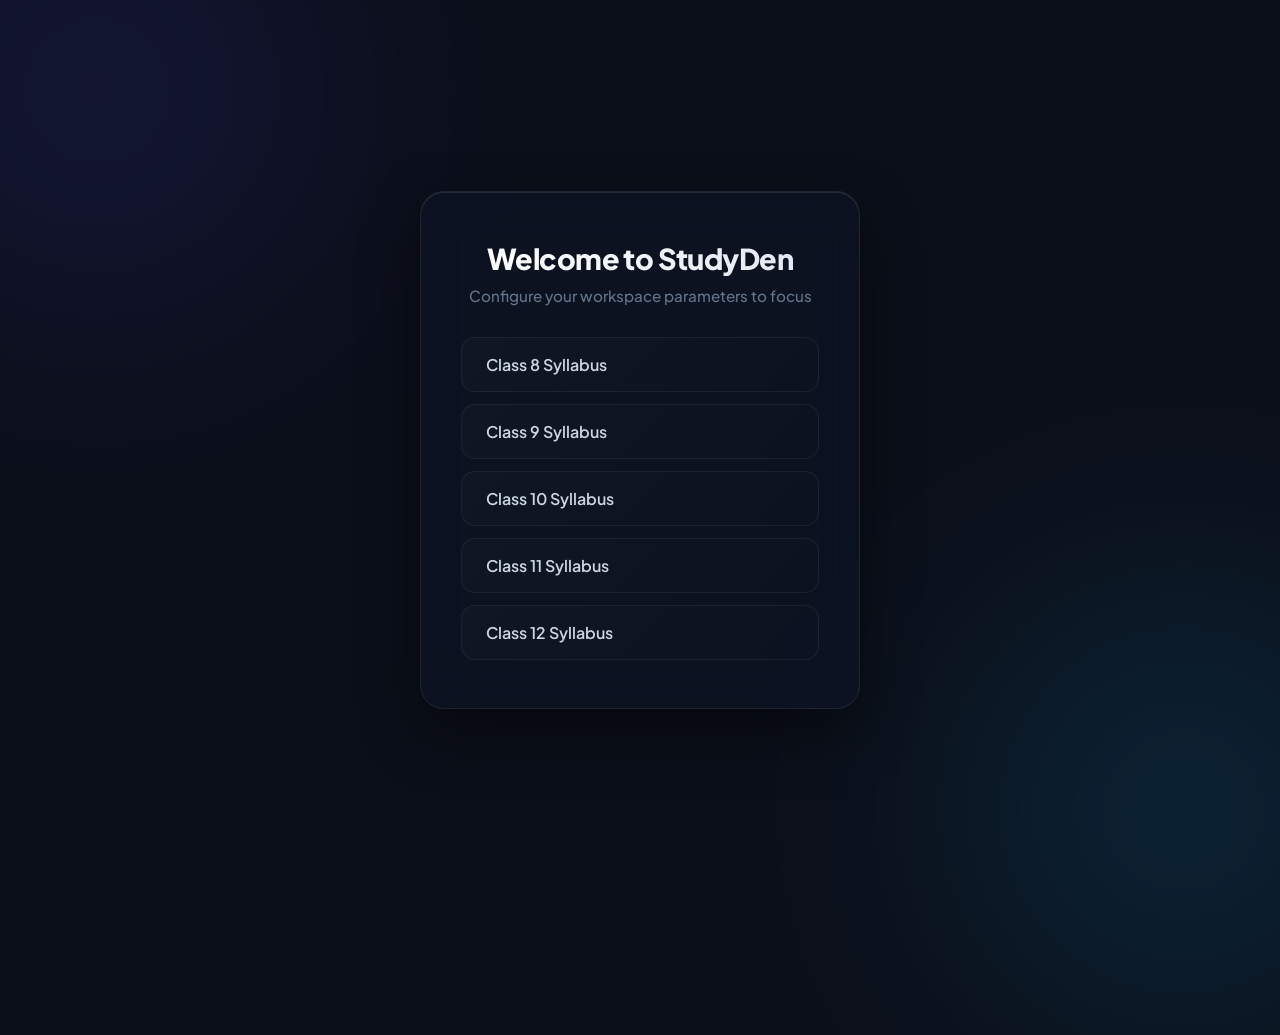
<file: frontend/index.html>
<!DOCTYPE html>
<html lang="en">
<head>
    <meta charset="UTF-8">
    <meta name="viewport" content="width=device-width, initial-scale=1.0">
    <title>StudyDen — Welcome</title>
    <link rel="preconnect" href="https://fonts.googleapis.com">
    <link rel="preconnect" href="https://fonts.gstatic.com" crossorigin>
    <link href="https://fonts.googleapis.com/css2?family=Plus+Jakarta+Sans:wght@400;500;600;700;800&display=swap" rel="stylesheet">
    <link rel="stylesheet" href="style.css">
</head>
<body>

    <div class="orb orb-1"></div>
    <div class="orb orb-2"></div>

    <main id="app-card">
        <div id="dynamic-content">
            </div>
    </main>

    <script src="app.js"></script>
</body>
</html>
</file>
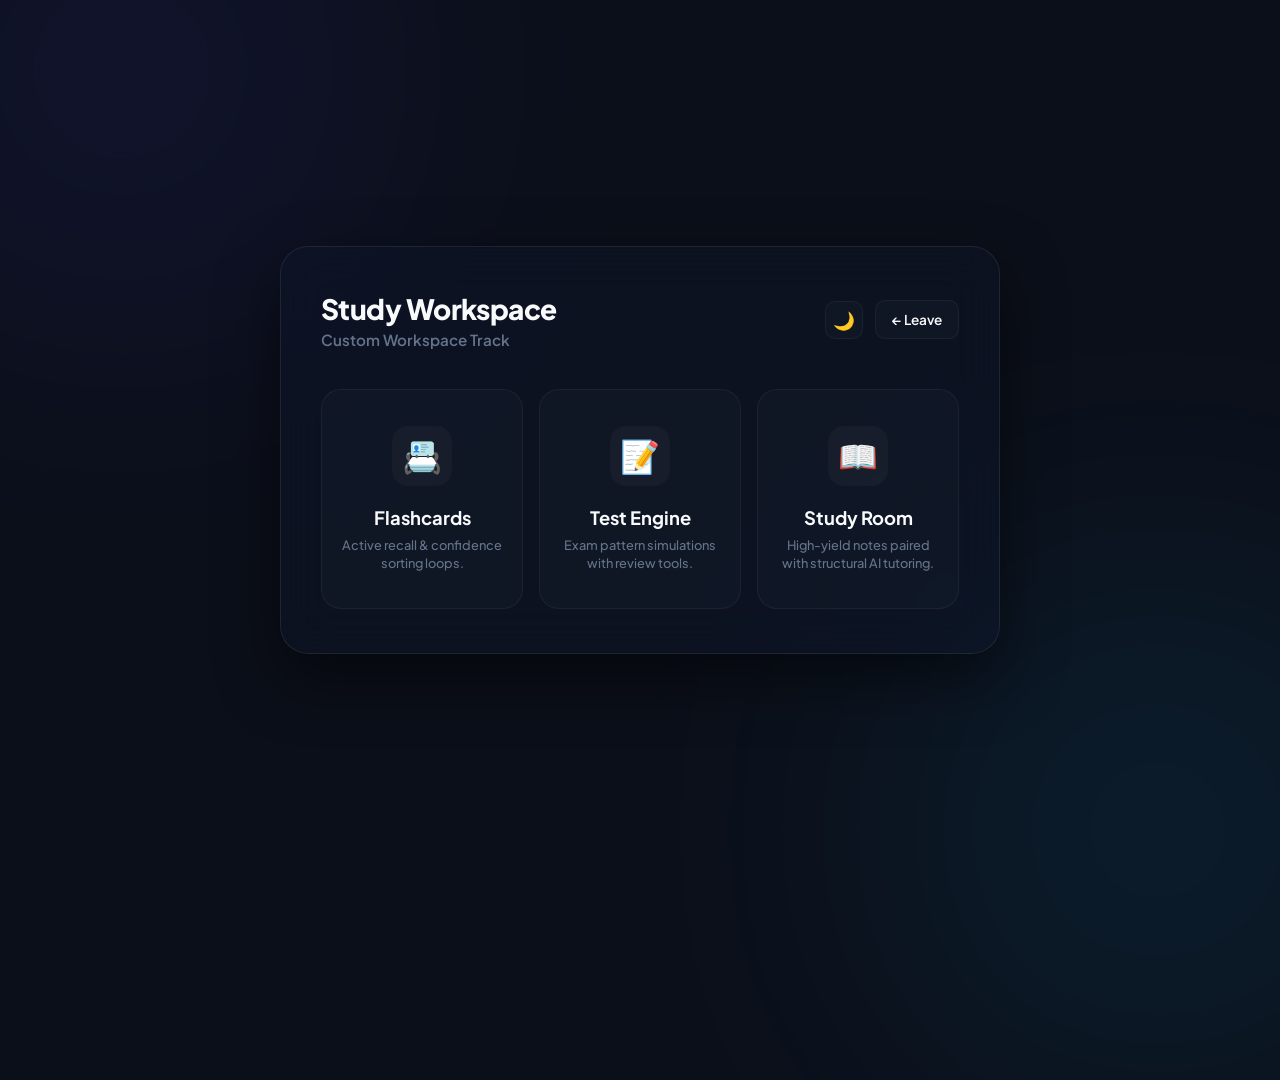
<file: frontend/dashboard/dashboard.html>
<!DOCTYPE html>
<html lang="en">
<head>
    <meta charset="UTF-8">
    <meta name="viewport" content="width=device-width, initial-scale=1.0">
    <title>StudyDen — Dashboard</title>
    <link rel="preconnect" href="https://fonts.googleapis.com">
    <link rel="preconnect" href="https://fonts.gstatic.com" crossorigin>
    <link href="https://fonts.googleapis.com/css2?family=Plus+Jakarta+Sans:wght@500;600;700;800&display=swap" rel="stylesheet">
    <link rel="stylesheet" href="dashboard.css">
</head>
<body>

    <div class="bg-blur blur-1"></div>
    <div class="bg-blur blur-2"></div>

    <main id="app-card">
        <header class="db-header">
            <div class="header-left">
                <h2>Study Workspace</h2>
                <p id="workspace-status">Loading workspace parameters...</p>
            </div>
            
            <div class="header-controls">
                <button id="theme-toggle" class="control-btn" onclick="toggleTheme()" aria-label="Toggle Theme">
                    <span id="theme-icon">🌙</span>
                </button>
                <button class="control-btn exit" onclick="goToSetup()" aria-label="Exit Workspace">← Leave</button>
            </div>
        </header>

        <div class="modes-grid">
            <button class="mode-btn flashcard" onclick="routeToChapters('flashcard')">
                <div class="btn-icon-wrapper">📇</div>
                <span class="btn-title">Flashcards</span>
                <span class="btn-desc">Active recall & confidence sorting loops.</span>
            </button>

            <button class="mode-btn test" onclick="routeToChapters('test')">
                <div class="btn-icon-wrapper">📝</div>
                <span class="btn-title">Test Engine</span>
                <span class="btn-desc">Exam pattern simulations with review tools.</span>
            </button>

            <button class="mode-btn study" onclick="routeToChapters('study')">
                <div class="btn-icon-wrapper">📖</div>
                <span class="btn-title">Study Room</span>
                <span class="btn-desc">High-yield notes paired with structural AI tutoring.</span>
            </button>
        </div>
    </main>

    <script src="dashboard.js"></script>
</body>
</html>
</file>
<file: frontend/style.css>
/* ==========================================================================
   RESET & SYSTEM FOUNDATIONS
   ========================================================================== */
* {
    margin: 0;
    padding: 0;
    box-sizing: border-box;
    font-family: 'Plus Jakarta Sans', sans-serif;
}

body {
    background-color: #0b0f19;
    color: #f8fafc;
    min-height: 100vh;
    display: flex;
    justify-content: center;
    align-items: center;
    overflow: hidden;
    position: relative;
}

/* ==========================================================================
   AMBIENT LAYER DEPTH
   ========================================================================== */
.orb {
    position: absolute;
    border-radius: 50%;
    filter: blur(130px);
    opacity: 0.14;
    z-index: 0;
    pointer-events: none;
}
.orb-1 {
    top: -15%;
    left: -10%;
    width: 450px;
    height: 450px;
    background: #4f46e5;
}
.orb-2 {
    bottom: -15%;
    right: -10%;
    width: 450px;
    height: 450px;
    background: #0ea5e9;
}

/* ==========================================================================
   THE FROSTED GLASS DESK CARD
   ========================================================================== */
#app-card {
    position: relative;
    z-index: 10;
    background: rgba(15, 23, 42, 0.45);
    backdrop-filter: blur(24px);
    -webkit-backdrop-filter: blur(24px);
    border: 1px solid rgba(255, 255, 255, 0.08);
    border-radius: 24px;
    padding: 48px 40px;
    width: 90%;
    max-width: 440px;
    box-shadow: 0 24px 60px rgba(0, 0, 0, 0.45), 
                inset 0 1px 0 rgba(255, 255, 255, 0.1);
    text-align: center;
}

h2 {
    font-size: 1.8rem;
    font-weight: 800;
    letter-spacing: -0.02em;
    margin-bottom: 10px;
    background: linear-gradient(to right, #ffffff, #e2e8f0);
    -webkit-background-clip: text;
    -webkit-text-fill-color: transparent;
}

p {
    color: #64748b;
    font-size: 0.95rem;
    font-weight: 500;
    margin-bottom: 32px;
}

/* ==========================================================================
   LIVELY ORGANIC SELECTION BUTTONS
   ========================================================================== */
.btn-container {
    display: flex;
    flex-direction: column;
    gap: 12px;
}

.option-btn {
    background: linear-gradient(135deg, rgba(255, 255, 255, 0.02), rgba(255, 255, 255, 0.005));
    border: 1px solid rgba(255, 255, 255, 0.06);
    color: #cbd5e1;
    padding: 16px 24px;
    font-size: 1rem;
    font-weight: 600;
    border-radius: 14px;
    cursor: pointer;
    text-align: left;
    /* Springy easing physics for premium tactile responsiveness */
    transition: all 0.4s cubic-bezier(0.175, 0.885, 0.32, 1.275);
    position: relative;
}

.option-btn:hover {
    color: #ffffff;
    background: linear-gradient(135deg, rgba(255, 255, 255, 0.06), rgba(255, 255, 255, 0.02));
    border-color: rgba(99, 102, 241, 0.35);
    transform: translateX(6px) scale(1.02);
    box-shadow: 0 8px 20px rgba(0, 0, 0, 0.2);
}

.option-btn:active {
    transform: translateX(3px) scale(1.0);
}

/* Subtle utility back action link */
.back-btn {
    background: transparent;
    border: none;
    color: #475569;
    font-weight: 600;
    margin-top: 24px;
    cursor: pointer;
    font-size: 0.9rem;
    transition: color 0.2s ease;
}
.back-btn:hover {
    color: #94a3b8;
}

/* ==========================================================================
   THE TACTILE 3D SHINING START BUTTON
   ========================================================================== */
.btn-3d-wrapper {
    position: relative;
    background: #312e81; /* Deep dimensional underlying structural base shadow */
    border-radius: 16px;
    border: none;
    padding: 0;
    cursor: pointer;
    margin-top: 16px;
    display: inline-block;
    width: 100%;
}

.btn-3d-front {
    display: block;
    position: relative;
    padding: 18px 32px;
    border-radius: 16px;
    font-size: 1.15rem;
    font-weight: 800;
    letter-spacing: 0.04em;
    color: #ffffff;
    background: linear-gradient(135deg, #4f46e5, #3730a3);
    transform: translateY(-6px); /* Elevates surface layer off structural base shadow */
    transition: transform 150ms cubic-bezier(0.3, 0.7, 0.4, 1), background 0.3s;
    overflow: hidden;
    box-shadow: 0 10px 25px rgba(79, 70, 229, 0.25);
}

/* Hover Physics: Elevated compression height and soft depth illumination */
.btn-3d-wrapper:hover .btn-3d-front {
    transform: translateY(-8px);
    background: linear-gradient(135deg, #5a52e6, #4338ca);
    box-shadow: 0 16px 35px rgba(79, 70, 229, 0.4), 
                0 0 20px rgba(99, 102, 241, 0.25);
}

/* Pressed State: Physically bottoms flat onto the baseline structural anchor */
.btn-3d-wrapper:active .btn-3d-front {
    transform: translateY(-2px);
    box-shadow: 0 4px 12px rgba(79, 70, 229, 0.3);
}

/* Premium Non-Neon Linear Reflective Sheen */
.btn-3d-front::before {
    content: '';
    position: absolute;
    top: 0;
    left: -150%;
    width: 50%;
    height: 100%;
    background: linear-gradient(
        to right,
        rgba(255, 255, 255, 0) 0%,
        rgba(255, 255, 255, 0.25) 50%,
        rgba(255, 255, 255, 0) 100%
    );
    transform: skewX(-25deg);
}

.btn-3d-wrapper:hover .btn-3d-front::before {
    left: 150%;
    transition: left 0.85s cubic-bezier(0.4, 0, 0.2, 1);
}
</file>
<file: frontend/dashboard/dashboard.css>
/* ==========================================================================
   DESIGN VARIABLES & SYSTEM SYSTEM STATES (DARK / LIGHT THEMES)
   ========================================================================== */
:root[data-theme="dark"] {
    --bg-main: #0b0f19;
    --text-main: #f8fafc;
    --text-muted: #64748b;
    
    --card-bg: rgba(15, 23, 42, 0.45);
    --card-border: rgba(255, 255, 255, 0.08);
    --card-shadow: rgba(0, 0, 0, 0.5);
    
    --btn-bg: rgba(255, 255, 255, 0.02);
    --btn-border: rgba(255, 255, 255, 0.05);
    --btn-icon-bg: rgba(255, 255, 255, 0.03);
    
    --blur-1-color: #4f46e5;
    --blur-2-color: #0ea5e9;
    
    --hover-flashcard: #312e81;
    --hover-test: #0c4a6e;
    --hover-study: #064e3b;
}

:root[data-theme="light"] {
    --bg-main: #f8fafc;
    --text-main: #0f172a;
    --text-muted: #64748b;
    
    --card-bg: rgba(255, 255, 255, 0.75);
    --card-border: rgba(15, 23, 42, 0.08);
    --card-shadow: rgba(15, 23, 42, 0.06);
    
    --btn-bg: rgba(15, 23, 42, 0.02);
    --btn-border: rgba(15, 23, 42, 0.06);
    --btn-icon-bg: rgba(15, 23, 42, 0.03);
    
    --blur-1-color: #c7d2fe;
    --blur-2-color: #bae6fd;
    
    --hover-flashcard: #e0e7ff;
    --hover-test: #e0f2fe;
    --hover-study: #d1fae5;
}

/* ==========================================================================
   FOUNDATIONAL STRUCTURAL RESET
   ========================================================================== */
* {
    margin: 0;
    padding: 0;
    box-sizing: border-box;
    font-family: 'Plus Jakarta Sans', sans-serif;
}

body {
    background-color: var(--bg-main);
    color: var(--text-main);
    min-height: 100vh;
    display: flex;
    justify-content: center;
    align-items: center;
    position: relative;
    overflow: hidden;
    /* Smooth variable crossfades during theme shifts */
    transition: background-color 0.4s ease, color 0.4s ease;
}

/* ==========================================================================
   AMBIENT SOFT GRAPHICS (NO NEON)
   ========================================================================== */
.bg-blur {
    position: absolute;
    border-radius: 50%;
    filter: blur(140px);
    opacity: 0.12;
    z-index: 0;
    pointer-events: none;
    transition: background-color 0.4s ease;
}
.blur-1 { top: -20%; left: -10%; width: 500px; height: 500px; background-color: var(--blur-1-color); }
.blur-2 { bottom: -20%; right: -10%; width: 500px; height: 500px; background-color: var(--blur-2-color); }

/* ==========================================================================
   THE CENTRAL DASHBOARD CONTAINER
   ========================================================================== */
#app-card {
    position: relative;
    z-index: 10;
    background: var(--card-bg);
    backdrop-filter: blur(24px);
    -webkit-backdrop-filter: blur(24px);
    border: 1px solid var(--card-border);
    border-radius: 28px;
    padding: 44px 40px;
    width: 90%;
    max-width: 720px;
    box-shadow: 0 24px 60px var(--card-shadow);
    transition: background 0.4s ease, border 0.4s ease, box-shadow 0.4s ease;
}

.db-header {
    display: flex;
    justify-content: space-between;
    align-items: center;
    margin-bottom: 40px;
    gap: 20px;
}

.header-left {
    text-align: left;
}

h2 {
    font-size: 1.75rem;
    font-weight: 800;
    letter-spacing: -0.02em;
    margin-bottom: 4px;
}

#workspace-status {
    color: var(--text-muted);
    font-size: 0.95rem;
    font-weight: 600;
}

.header-controls {
    display: flex;
    align-items: center;
    gap: 12px;
}

/* ==========================================================================
   MINIMAL UTILITY HEADER CONTROL UTILITIES
   ========================================================================== */
.control-btn {
    background: var(--btn-bg);
    border: 1px solid var(--btn-border);
    color: var(--text-main);
    padding: 10px 16px;
    font-size: 0.85rem;
    font-weight: 600;
    border-radius: 10px;
    cursor: pointer;
    display: flex;
    align-items: center;
    justify-content: center;
    transition: all 0.2s ease;
}

.control-btn:hover {
    background: var(--card-border);
    transform: translateY(-1px);
}

#theme-toggle {
    width: 38px;
    height: 38px;
    padding: 0;
    font-size: 1.1rem;
}

/* ==========================================================================
   THE 3 WORKSPACE MODE BUTTONS (AESTHETIC & BALANCED)
   ========================================================================== */
.modes-grid {
    display: flex;
    gap: 16px;
}

.mode-btn {
    flex: 1;
    background: var(--btn-bg);
    border: 1px solid var(--btn-border);
    border-radius: 20px;
    padding: 36px 20px;
    cursor: pointer;
    display: flex;
    flex-direction: column;
    align-items: center;
    text-align: center;
    /* Lively non-neon cubic spring transition */
    transition: transform 0.4s cubic-bezier(0.175, 0.885, 0.32, 1.25), 
                background-color 0.3s ease, 
                border-color 0.3s ease, 
                box-shadow 0.3s ease;
}

.btn-icon-wrapper {
    font-size: 2rem;
    width: 60px;
    height: 60px;
    background: var(--btn-icon-bg);
    border-radius: 16px;
    display: flex;
    align-items: center;
    justify-content: center;
    margin-bottom: 20px;
    transition: transform 0.3s ease;
}

.btn-title {
    font-size: 1.15rem;
    font-weight: 700;
    color: var(--text-main);
    margin-bottom: 8px;
}

.btn-desc {
    font-size: 0.8rem;
    color: var(--text-muted);
    line-height: 1.4;
    font-weight: 500;
}

/* Hover Adjustments: Clean, muted pastel backgrounds + soft dimensional shifts */
.mode-btn:hover {
    transform: translateY(-8px);
    border-color: transparent;
    box-shadow: 0 12px 24px rgba(0, 0, 0, 0.08);
}

.mode-btn:hover .btn-icon-wrapper {
    transform: scale(1.1) rotate(4deg);
}

/* Subdued organic colors for theme variants */
.flashcard:hover { background-color: var(--hover-flashcard); }
.test:hover { background-color: var(--hover-test); }
.study:hover { background-color: var(--hover-study); }

/* Ensure text changes to clean dark color in light mode hover states */
:root[data-theme="light"] .mode-btn:hover .btn-title { color: #0f172a; }
:root[data-theme="light"] .mode-btn:hover .btn-desc { color: #475569; }

.mode-btn:active {
    transform: translateY(-2px);
}
</file>
